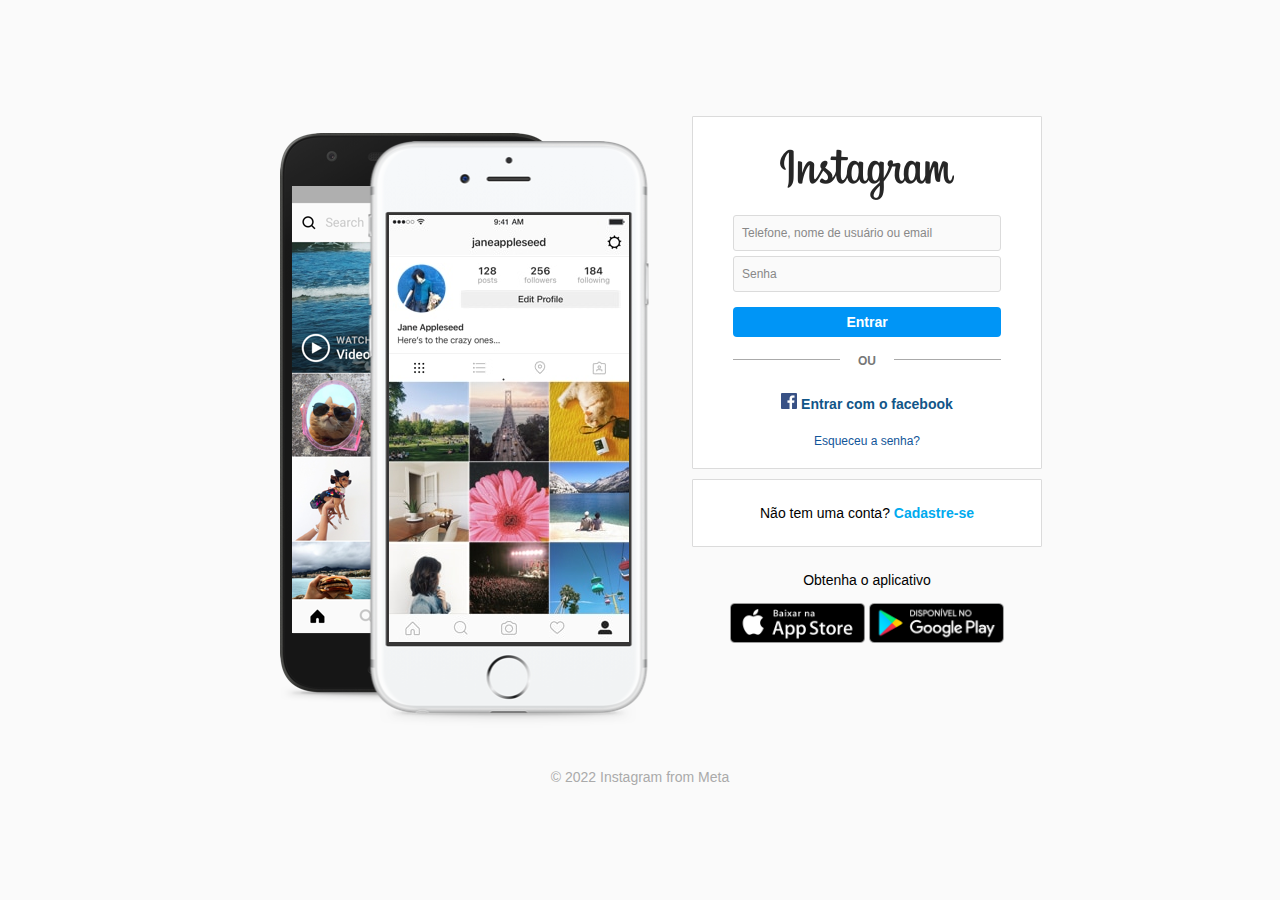
<file: Instagram/index.html>
<!DOCTYPE html>
<html lang="pt-br">
<head>
    <meta charset="UTF-8">
    <meta name="viewport" content="width=device-width, initial-scale=1.0">
    <link rel="stylesheet" href="style.css">
    <title>Instagram</title>
    <link rel="icon" type="image/x-icon" href="img/favicon.png">
</head>
<body>
    <main>
        <div class="celular">
            <img src="img/celular.png">
        </div>
        <div class="login">
            <div class="caixa">
                <div class="logo">
                    <img width="175" height="51" src="img/logo.png" alt="instagram logo">
                </div>
                <form>
                    <div class="caixa_input">
                        <input type="text" id="user">
                        <span >Telefone, nome de usuário ou email</span>
                    </div>
                    <div class="caixa_input">
                        <input type="password" id="senha">
                        <span >Senha</span>
                    </div>
                    <button class="entrar">Entrar</button>
                    <div class="ou">
                        <div></div>
                        <span><b>OU</b></span>
                        <div></div>
                    </div>
                    <button class="facebook">
                        <img src="img/facebook.png">
                        <span><b> Entrar com o facebook</b></span>
                    </button>
                    <div class="esqueceu"><a href="#">Esqueceu a senha?</a></div>
                </form>
            </div>
            <div class="caixa cadastrar">
                <p>Não tem uma conta? <a href="#"><b>Cadastre-se</b></a></p>
            </div>
            <div class="baixar">
                <p>Obtenha o aplicativo</p>
                <div class="botao_app">
                    <a href="#"><img src="img/iosbotao.png"></a>
                    <a href="#"><img src="img/googlebotao.png"></a>
                </div>
            </div>
        </div>
    </main>
    <footer>
        <p>© 2022 Instagram from Meta</p>
    </footer>
</body>
</html>
</file>
<file: Instagram/style.css>
* {
    margin:0;
    padding:0;
    border:0;
    text-decoration: none;
    font-family: Helvetica,Arial,sans-serif;
    box-sizing: border-box;
    font-size: 14px;
}

html, body {
    height: 100%;
}

body {
    display: flex;
    background-color: #fafafa;
    flex-direction: column;
    align-items: center;
    justify-content: center;
}

main {
    display: flex;
    justify-content: center;
    max-width: 935px;
    padding-bottom: 32px;

}

.caixa {
    background-color: #fff;
    border:1px solid #dbdbdb;
    border-radius: 1px;
    padding: 10px 0;
    margin: 0 0 10px;
    display: flex;
    flex-direction: column;
    text-align: center;
    align-items: center;
    width: 350px;
}

.logo {
    margin: 22px auto 12px;
}

.caixa_input {
    width: 268px;
    height: 36px;
    background-color: #fafafa;
    border: 1px solid #dbdbdb;
    border-radius: 3px;
    margin-bottom: 5px;
    text-align: left;
    position: relative;
}

input, input ~ span {
    position: absolute;
    width: 252px;
    height: 36px;
    background-color: transparent;
    outline: none;
    transition: width ease-out .1s;
    left: 8px;
    top: 10px;
}

input {
    z-index: 2;
}

input ~ span {
    user-select: none;
    top: 10px;
    font-size: 12px;
    color: #888;
}

input:focus {
    font-size: 12px;
    top: 5px;
}

input:focus ~ span {
    top: 0;
    font-size: 10px;
}

.entrar {
    margin: 10px 0;
    color: #fff;
    font-weight: bold;
    background-color: #0095f6;
    padding: 5px;
    border-radius: 4px;
    width: 268px;
    height: 30px;
    cursor: pointer;
}

.ou {
    display: flex;
    justify-content: space-between;
    align-items: center;
    margin: 5px 0;
}

.ou span b{
    font-size: 12px;
    color: #777
}

.ou div {
    width: 40%;
    height: 1px;
    background-color: #aaa;
}

.facebook {
    margin: 20px 0;
    background-color: transparent;
    font-size: 14px;
    color: #158;
    cursor: pointer;
}

.esqueceu {
    margin-bottom: 10px;
}

.esqueceu a {
    font-size: 12px;
    color: #159;
}

.cadastrar {
    padding: 25px 0;
    font-size: 14px;
}

.cadastrar a, .cadastrar a:visited {
    color: #0ae;
}

.baixar {
    display: flex;
    flex-direction: column;
    align-items: center;
}

.baixar p {
    margin: 15px;
}

.botao_app a img {
    width: 135px;
    height: 40px;
}

footer p {
    color: #aaa;
}

@media (max-width: 875px) {
    .celular {
        display: none;
    }
}
</file>
